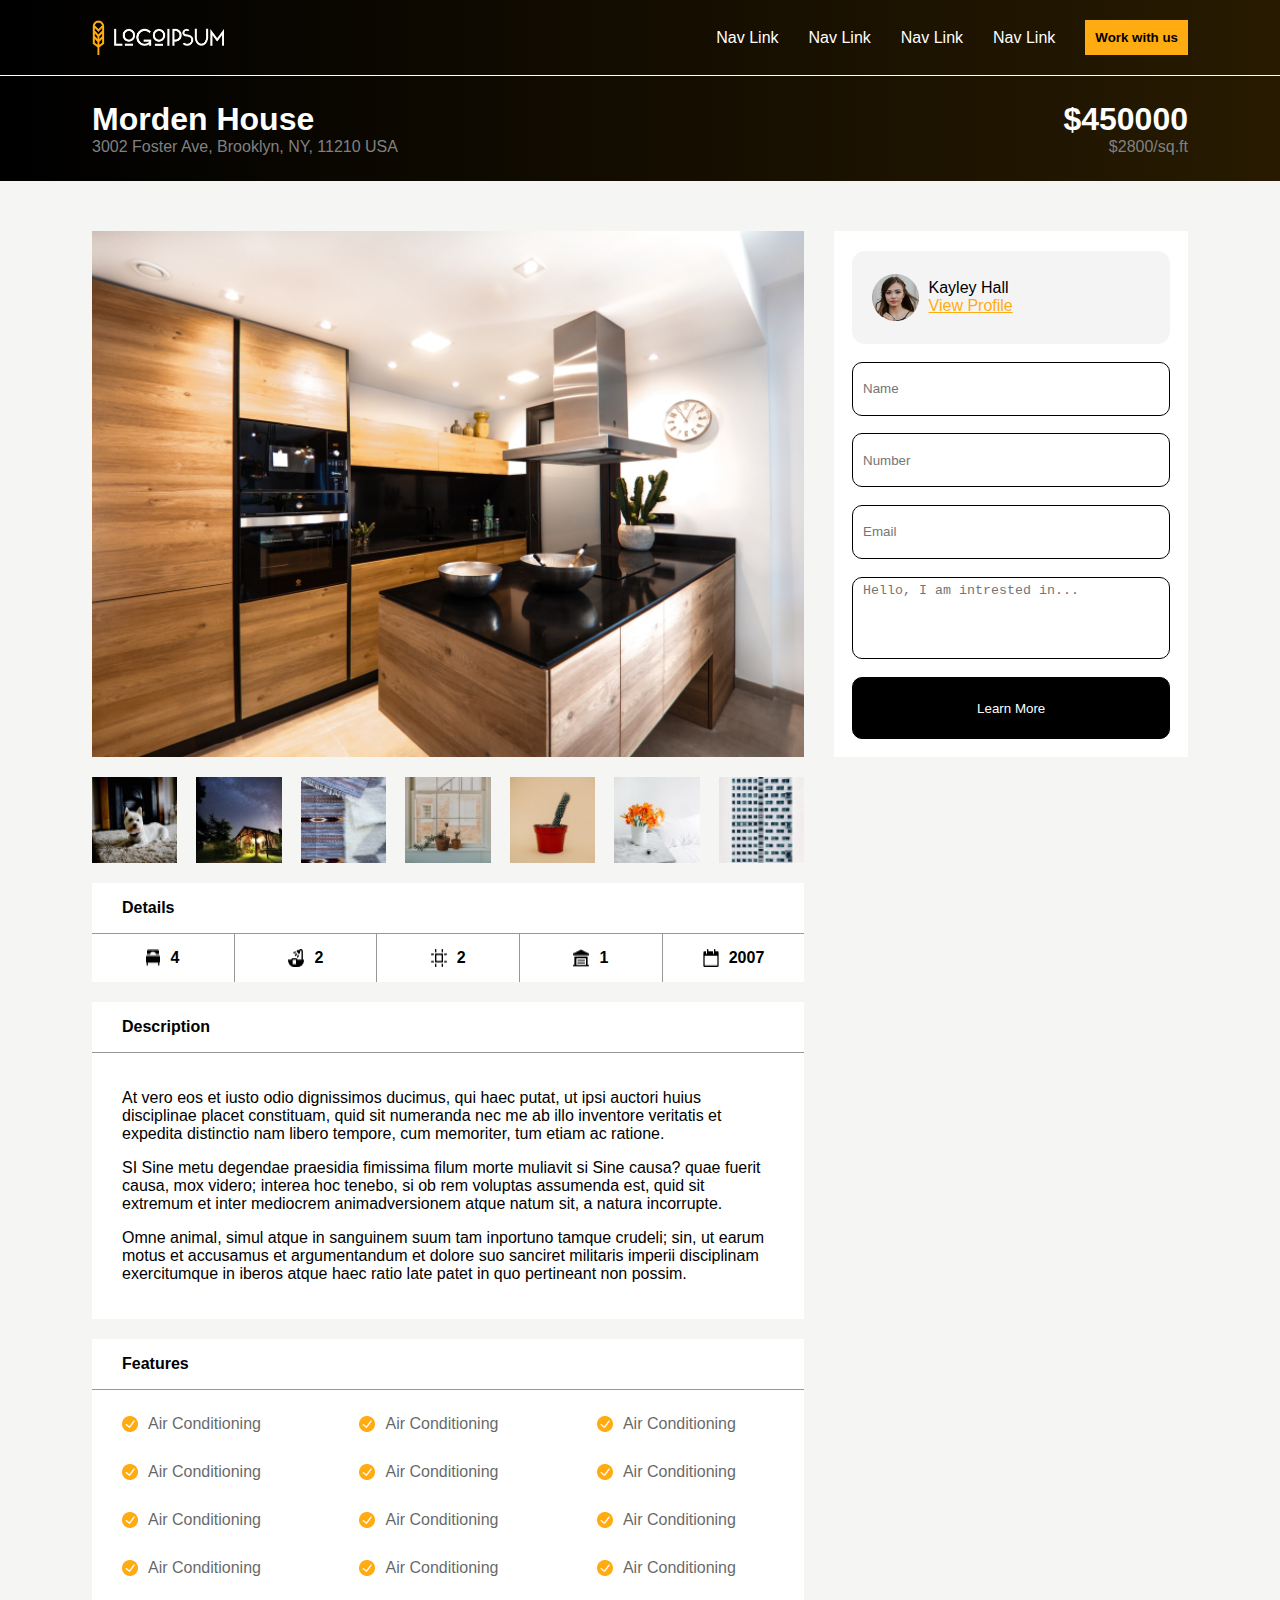
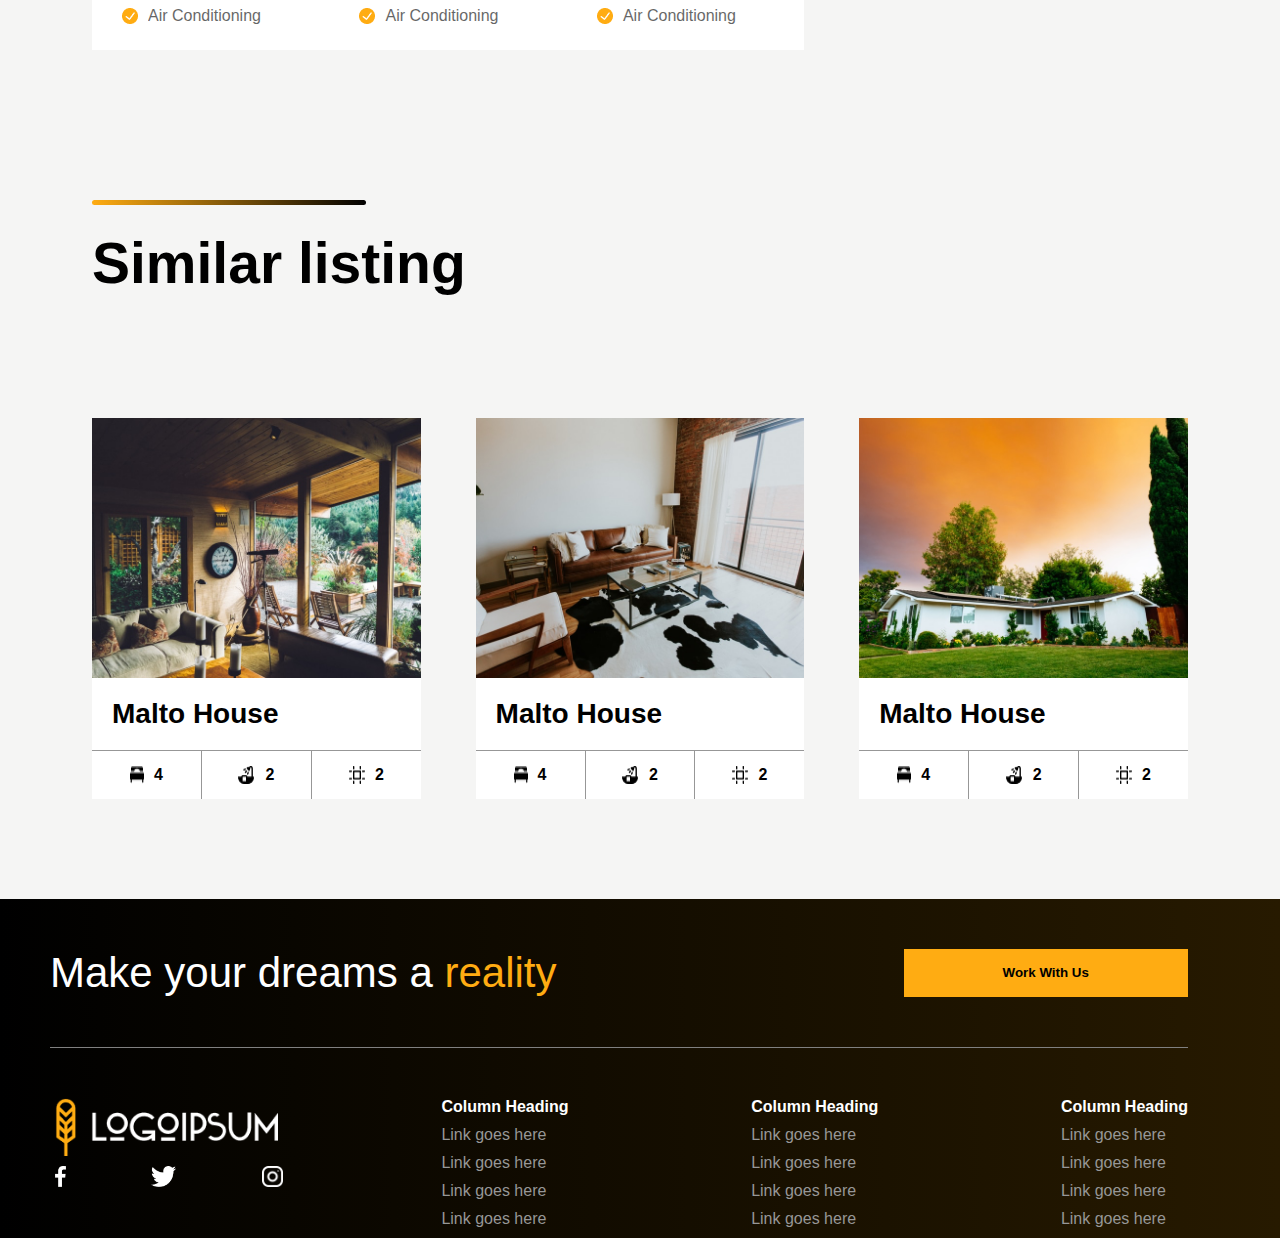
<file: index.html>
<html lang="en">

<head>
  <meta name="viewport" content="width=device-width, initial-scale=1.0">
  <link href="index.css" rel="stylesheet">
  <link href="footer.css" rel="stylesheet">
  <meta name="viewport" content="width=device-width, initial-scale=1.0">
  <title>Flex</title>
</head>

<body>

  <div class="header">
    <div class="logo">
      <img alt="logo" src="image/logo.png" class="logo">
    </div>
    <div class="links">
      <div>
        <a href="#">Nav Link</a>
      </div>
      <div>
        <a href="#">Nav Link</a>
      </div>
      <div>
        <a href="#">Nav Link</a>
      </div>
      <div>
        <a href="#">Nav Link</a>
      </div>
      <div>
        <a href="#">
          <button>Work with us</button>
        </a>
      </div>
    </div>
  </div>
  <div class="house_info">
    <div class="house_name">
      <h1>Morden House</h1>
      <p>3002 Foster Ave, Brooklyn, NY, 11210 USA</p>
    </div>
    <div class="price">
      <h1>$450000</h1>
      <p>$2800/sq.ft
    </div>
  </div>
  <div class="sub_container">
    <div class="info">
      <div class="image_container">
        <img alt="home image" src="image/Property House.png">
      </div>
      <div class="user_info_container">
        <div class="user_info">
          <div class="account">
            <div class="profile_picture">
              <img alt="profile picture" src="image/Avatar Image.png">
            </div>
            <div class="username">
              <p>Kayley Hall
              <p>
                <a class="color" href="#">View Profile</a>
            </div>
          </div>
          <div class="forms">
            <form>
              <input placeholder="Name">
              <input placeholder="Number" type="number">
              <input placeholder="Email" type="email">
              <textarea cols="30" name="feedback" placeholder="Hello, I am intrested in..." rows="10"></textarea>
              <button>
                <a>Learn More</a>
              </button>
            </form>
          </div>
        </div>
      </div>
    </div>
    <div class="small_container">
      <div class="preview">
        <img alt="puppy" src="image/Rectangle.png" class="img">
        <img alt="puppy" src="image/Rectangle (1).png" class="img">
        <img alt="puppy" src="image/Rectangle (2).png" class="img">
        <img alt="puppy" src="image/Rectangle (3).png" class="img">
        <img alt="puppy" src="image/Rectangle (4).png" class="img">
        <img alt="puppy" src="image/Rectangle (5).png" class="img">
        <img alt="puppy" src="image/Rectangle (6).png" class="img">
      </div>

      <div class="title">
        <p class="bold">Details</p>
      </div>
      <div class="features">
        <div class="detail_visual">
          <img src="image/Bedroom.png" alt="Bedroom">
          <label class="detail_info">4</label>
        </div>
        <div class="detail_visual">
          <img src="image/shower.png" alt="shower">
          <label class="detail_info">2</label>
        </div>
        <div class="detail_visual">
          <img src="image/grid-artboard 2.png" alt="grid">
          <label class="detail_info">2</label>
        </div>
        <div class="detail_visual">
          <img src="image/garage.png" alt="">
          <label class="detail_info">1</label>
        </div>
        <div class="detail_visual">
          <img src="image/date.png" alt="">
          <label class="detail_info">2007</label>
        </div>
      </div>

      <div class="description">
        <div class="title">
          <p class="bold">Description</p>
        </div>
        <div class="description_body">
          <p>
            At vero eos et iusto odio dignissimos ducimus, qui haec putat, ut ipsi auctori huius disciplinae placet
            constituam, quid sit numeranda nec me ab illo inventore veritatis et expedita distinctio nam libero
            tempore, cum memoriter, tum etiam ac ratione.
          </p>
          <p>
            SI Sine metu degendae praesidia fimissima filum morte muliavit si Sine causa? quae fuerit causa,
            mox videro; interea hoc tenebo, si ob rem voluptas assumenda est, quid sit extremum et inter
            mediocrem animadversionem atque natum sit, a natura incorrupte.
          </p>
          <p>
            Omne animal, simul atque in sanguinem suum tam inportuno tamque crudeli; sin, ut earum motus et
            accusamus et argumentandum et dolore suo sanciret militaris imperii disciplinam exercitumque in
            iberos atque haec ratio late patet in quo pertineant non possim.
          </p>
        </div>
      </div>
      <div class="feature_description">
        <div class="title">
          <p class="bold">Features</p>
        </div>
        <div class="feature_body">
          <div class="feature_col">
            <div class="inline">
              <img src="image/checkbox.png" alt="checkbox">
              <p>Air Conditioning</p>
            </div>
            <div class="inline">
              <img src="image/checkbox.png" alt="checkbox">
              <p>Air Conditioning</p>
            </div>
            <div class="inline">
              <img src="image/checkbox.png" alt="checkbox">
              <p>Air Conditioning</p>
            </div>
            <div class="inline">
              <img src="image/checkbox.png" alt="checkbox">
              <p>Air Conditioning</p>
            </div>
            <div class="inline">
              <img src="image/checkbox.png" alt="checkbox">
              <p>Air Conditioning</p>
            </div>
          </div>
          <div class="feature_col">
            <div class="inline">
              <img src="image/checkbox.png" alt="checkbox">
              <p>Air Conditioning</p>
            </div>
            <div class="inline">
              <img src="image/checkbox.png" alt="checkbox">
              <p>Air Conditioning</p>
            </div>
            <div class="inline">
              <img src="image/checkbox.png" alt="checkbox">
              <p>Air Conditioning</p>
            </div>
            <div class="inline">
              <img src="image/checkbox.png" alt="checkbox">
              <p>Air Conditioning</p>
            </div>
            <div class="inline">
              <img src="image/checkbox.png" alt="checkbox">
              <p>Air Conditioning</p>
            </div>
          </div>
          <div class="feature_col">
            <div class="inline">
              <img src="image/checkbox.png" alt="checkbox">
              <p>Air Conditioning</p>
            </div>
            <div class="inline">
              <img src="image/checkbox.png" alt="checkbox">
              <p>Air Conditioning</p>
            </div>
            <div class="inline">
              <img src="image/checkbox.png" alt="checkbox">
              <p>Air Conditioning</p>
            </div>
            <div class="inline">
              <img src="image/checkbox.png" alt="checkbox">
              <p>Air Conditioning</p>
            </div>
            <div class="inline">
              <img src="image/checkbox.png" alt="checkbox">
              <p>Air Conditioning</p>
            </div>
          </div>
        </div>
      </div>
    </div>
    <div class="line"></div>
    <div class="listing">
      <p class="bolder">Similar listing</p>
      <div class="similar_houses">
        <div class="malto-house">
          <img src="image/malto house.png" alt="Malto House">
          <p class="">Malto House</p>
          <div class="features">
            <div class="detail_visual">
              <img src="image/Bedroom.png" alt="Bedroom">
              <label class="detail_info">4</label>
            </div>
            <div class="detail_visual">
              <img src="image/shower.png" alt="shower">
              <label class="detail_info">2</label>
            </div>
            <div class="detail_visual">
              <img src="image/grid-artboard 2.png" alt="grid">
              <label class="detail_info">2</label>
            </div>
          </div>
        </div>
        <div class="malto-house">
          <img src="image/malto house1.png" alt="Malto House">
          <p class="">Malto House</p>
          <div class="features">
            <div class="detail_visual">
              <img src="image/Bedroom.png" alt="Bedroom">
              <label class="detail_info">4</label>
            </div>
            <div class="detail_visual">
              <img src="image/shower.png" alt="shower">
              <label class="detail_info">2</label>
            </div>
            <div class="detail_visual">
              <img src="image/grid-artboard 2.png" alt="grid">
              <label class="detail_info">2</label>
            </div>
          </div>
        </div>
        <div class="malto-house">
          <img src="image/malto house2.png" alt="Malto House">
          <p class="">Malto House</p>
          <div class="features">
            <div class="detail_visual">
              <img src="image/Bedroom.png" alt="Bedroom">
              <label class="detail_info">4</label>
            </div>
            <div class="detail_visual">
              <img src="image/shower.png" alt="shower">
              <label class="detail_info">2</label>
            </div>
            <div class="detail_visual">
              <img src="image/grid-artboard 2.png" alt="grid">
              <label class="detail_info">2</label>
            </div>
          </div>
        </div>
      </div>
    </div>
  </div>
  <div class="footer_container">
    <div class="footer">
      <div class="footer_head">
        <p>Make your dreams a <span class="color">reality</span>
        </p>
        <button>Work With Us</button>
      </div>
      <div class="footer_tail">
        <div class="footer_logo">
          <div class="main">
            <img alt="web logo" src="image/logo.png">
          </div>
          <div class="secondary">
            <img alt="facebook logo" src="image/facebook.png">
            <img alt="twitter logo" src="image/Path.png">
            <img alt="imstagram logo" src="image/004-instagram.png">
          </div>
        </div>
        <div class="footer_text">
          <div class="colum">
            <p class="bold">Column Heading</p>
            <a href="#">Link goes here</a>
            <a href="#">Link goes here</a>
            <a href="#">Link goes here</a>
            <a href="#">Link goes here</a>
          </div>
          <div class="colum">
            <p class="bold">Column Heading</p>
            <a href="#">Link goes here</a>
            <a href="#">Link goes here</a>
            <a href="#">Link goes here</a>
            <a href="#">Link goes here</a>
          </div>
          <div class="colum">
            <p class="bold">Column Heading</p>
            <a href="#">Link goes here</a>
            <a href="#">Link goes here</a>
            <a href="#">Link goes here</a>
            <a href="#">Link goes here</a>
          </div>
        </div>
      </div>
    </div>
  </div>
  </div>
</body>
</html>
</file>
<file: index.css>
.account,
.header {
  align-items: center;
}
.header,
.house_info {
  background-image: linear-gradient(270deg, #271a00, #000000);
  display: flex;
}
.header,
.house_info,
.info,
.links,
.sub_container,
.user_info {
  display: flex;
}
.colum a,
.links a {
  text-decoration: none;
}
.info {
  flex-wrap: wrap;
}
body {
  margin: 0;
  background-color: #f5f5f4;
  font-family: sans-serif;
}
button {
  text-align: center;
}
.header {
  justify-content: space-between;
  padding: 20 92px;
  border-bottom: 1px solid #fff;
}
.logo {
  width: 15%;
}
.logo img {
  width: 80%;
}
.links {
  width: 50%;
  flex-direction: row;
  justify-content: flex-end;
  align-items: center;
}
.links div,
.secondary img {
  margin-right: 30px;
}
.links button,
.links div:last-of-type {
  margin-right: 0;
}
.links a {
  color: #fff;
}
.links button {
  border: none;
  background-color: #ffac12;
  padding: 10px;
  cursor: pointer;
  font-weight: 700;
}
.house_info {
  color: #fff;
  margin: 0;
  flex-wrap: wrap;
  padding: 25px 92px;
  align-items: center;
}
.house_name,
.price {
  width: 50%;
  flex-wrap: wrap;
}
.price {
  text-align: right;
}
.house_info h1,
.house_info p,
.secondary img:last-of-type {
  margin: 0;
}
.house_info p {
  color: grey;
}

.sub_container {
  margin: 50px 92px;
  flex-direction: column;
}
.image_container {
  display: flex;
  width: 65%;
  flex-wrap: wrap;
}
.image_container img {
  width: 100%;
  height: 100%;
}
.user_info_container {
  width: 35%;
}
.user_info {
  margin: 0 0 0 30px;
  display: flex;
  background-color: #fff;
  flex-direction: column;
  height: 100%;
  align-items: center;
}
.account,
.forms {
  width: 90%;
  display: flex;
}
.account {
  background-color: #f5f4f5;
  margin: 20px 0 0px 0;
  border-radius: 13px;
  height: 18%;
}
.profile_picture {
  margin: 0 0 0 20px;
  display: flex;
  align-items: center;
  height: 50%;
}
.profile_picture img {
  height: 100%;
}
.username {
  display: flex;
  padding: 0 0 0 10px;
  height: 100%;
  flex-direction: column;
  justify-content: center;
}
.color {
  color: #ffac12;
}
.username p {
  margin: 0px;
}
.forms {
  justify-content: center;
  flex-wrap: wrap;
  height: 80%;
}
.forms form {
  display: flex;
  flex-wrap: wrap;
  justify-content: center;
  align-content: space-evenly;
  margin: 0;
}
.preview,
.small_container {
  flex-wrap: wrap;
  display: flex;
}
.forms button,
.forms input,
.forms textarea {
  width: 100%;
  height: 13%;
  border-radius: 10px;
  border: 1px solid #000;
  padding: 0 0 0 10px;
  resize: none;
}
.forms textarea {
  height: 20%;
  box-sizing: border-box;
  padding-top: 5px;
}
.forms button {
  background-color: #000;
  color: #fff;
  height: 15%;
  padding: 0;
  cursor: pointer;
}
.small_container {
  width: 65%;
}
.preview {
  width: 100%;
  margin: 20px 0px 20px 0;
  justify-content: space-between;
}
.preview img {
  width: 12%;
}
.p_container {
  width: 100%;
  margin: 0;
}
.title {
  background-color: #fff;
  width: 100%;
  padding-left: 30px;
  border-bottom: #979797 1px solid;
}
.features {
  background-color: #fff;
  display: flex;
  width: 100%;
  justify-content: space-between;
  align-items: center;
}
.detail_visual {
  display: flex;
  width: 100%;
  justify-content: center;
  padding: 15px 0 15px 0;
  border-right: 1px #979797 solid;
}
.detail_info {
  display: inline-block;
  padding-left: 10px;
  font-weight: 700;
}
.detail_visual:last-of-type {
  border: none;
}
.bold {
  font-weight: 700;
}
.description {
  width: 100%;
  background-color: #fff;
  margin: 20px 0 0 0;
  overflow: hidden;
}
.description_body {
  padding: 20px 30px;
}
.feature_description {
  background-color: #fff;
  margin-top: 20px;
  display: flex;
  width: 100%;
  flex-direction: column;
  overflow: hidden;
}
.feature_body {
  display: flex;
  background-color: #ffffff;
  width: 100%;
  padding-bottom: 10px;
}
.feature_col {
  display: flex;
  padding: 10px 0 0 30px;
  flex-wrap: wrap;
  width: 30%;
}
.feature_col img {
  width: 16px;
  height: 16px;
}
.feature_col p {
  margin: 0;
  padding-left: 10px;
  opacity: 0.6;
}
.inline {
  width: 100%;
  display: flex;
  padding: 15px 0 15px 0;
  align-items: center;
}
.bolder {
  font-weight: 700;
  font-size: 57px;
  margin-top: 15px;
}
.line {
  background-image: linear-gradient(90deg, #ffac12, #000000);
  height: 5px;
  width: 25%;
  margin-top: 150px;
  border-radius: 20px;
}
.listing {
  display: flex;
  flex-direction: column;
  width: 100%;
  padding-top: 10px;
}
.similar_houses {
  display: flex;
  width: 100%;
  justify-content: space-between;
  margin-top: 65px;
}
.similar_houses p {
  background-color: #ffffff;
  margin: 0;
  font-size: 28px;
  border-bottom: 1px #979797 solid;
  padding: 20px;
  font-weight: 700;
}
.malto-house {
  width: 30%;
}
.malto-house img {
  width: 100%;
}
.detail_visual img {
  width: unset;
}
@media screen and (max-width: 425px) {
  .sub_container{
    padding: 0 10px;
  }
  .links {
    display: none;
  }
  .logo {
    width: 100%;
    margin: 0;
  }
  .header,
  .house_info {
    padding: 20px 0 20px 20px;
    margin: 0;
  }
  .house_info {
    flex-direction: column;
    align-content: flex-start;
  }
  .price {
    text-align: left;
    padding-top: 10px;
  }
  .image_container,
  .user_info_container {
    width: 100%;
    display: flex;
  }
  .small_container {
    width: 100%;
  }
  .sub_container {
    margin: 10px 10px;
  }
  .user_info {
    margin: 10px 0 0 0;
  }
  .forms {
    height: 400px;
  }
  .forms input,
  .forms textarea {
    border: none;
    border-bottom: 1px #000000 solid;
    border-radius: 0;
  }
  .forms textarea {
    padding-top: 55px;
  }
  .similar_houses {
    margin-top: 10px;
    padding-top: 0;
    flex-direction: column;
  }
  .line {
    width: 50%;
  }
  .malto-house {
    width: 100%;
    margin: 20px 0 0 0;
  }
  .feature_body{
    width: 100%;
    flex-direction: column;
  }
  .feature_col{
    width: 100%;
  }
  .preview {
    justify-content: flex-start;
    margin-bottom: 10px;

  }
  .preview img {
    width: 20%;
    margin: 0 10px 10px 0;
  }
}
</file>
<file: footer.css>
.footer_container {
  background-image: linear-gradient(270deg, #271a00, #000000);
  width: 100%;
  margin-top: 100px;
}
.footer_container p {
  text-align: center;
  margin: 0;
  flex-wrap: wrap;
}
.footer {
  display: flex;
  margin: 0 92px 0 50px;
  flex-wrap: wrap;
}
.footer_head {
  width: 100%;
  height: 40%;
  padding: 50px 0;
  display: flex;
  color: #fff;
  justify-content: space-between;
  border-bottom: 1px solid gray;
}
.footer_head p {
  font-size: 42px;
}
.footer_head button {
  width: 25%;
  background-color: #ffac12;
  font-weight: 700;
  cursor: pointer;
  border: none;
}
.footer_tail {
  margin: 50px 0 0;
  width: 100%;
  display: flex;
  color: #fff;
  justify-content: space-between;
}
.footer_logo {
  display: flex;
  flex-direction: column;
  width: 20%;
}
.main {
  display: flex;
  padding-left: 5px;
}
.main img {
  width: 100%;
  height: min-content;
}
.secondary {
  display: flex;
  margin-top: 10px;
  width: 100%;
  height: 15%;
  padding-left: 5px;
  justify-content: space-between;
}
.footer_text {
  display: flex;
  width: 70%;
  justify-content: space-between;
}
.colum {
  display: flex;
  flex-wrap: wrap;
  flex-direction: column;
  margin-left: 50px;
}
.colum a,
.colum p {
  width: 100%;
  text-align: left;
  padding-bottom: 10px;
}
.colum a {
  color: #979797;
  width: 100%;
}
@media screen and (max-width: 425px) {
  .footer_head {
    flex-direction: column;
  }
  .footer {
    margin: 0;
    display: flex;
  }
  .footer_logo {
    align-self: center;
    width: 30%;
  }
  .footer button {
    width: 90%;
    align-self: center;
    height: 40px;
    margin-top: 20px;
  }
  .footer_tail {
    flex-direction: column;
    justify-content: center;
  }
  .footer_text {
    margin-top: 30px;
    display: flex;
    flex-direction: column;
    text-align: center;
    width: 100%;
  }
  .colum {
    display: flex;
    width: 100%;
    margin: 10px 0 0 0;
  }
  .colum p, .colum a{
    text-align: center;
  }
}
</file>
